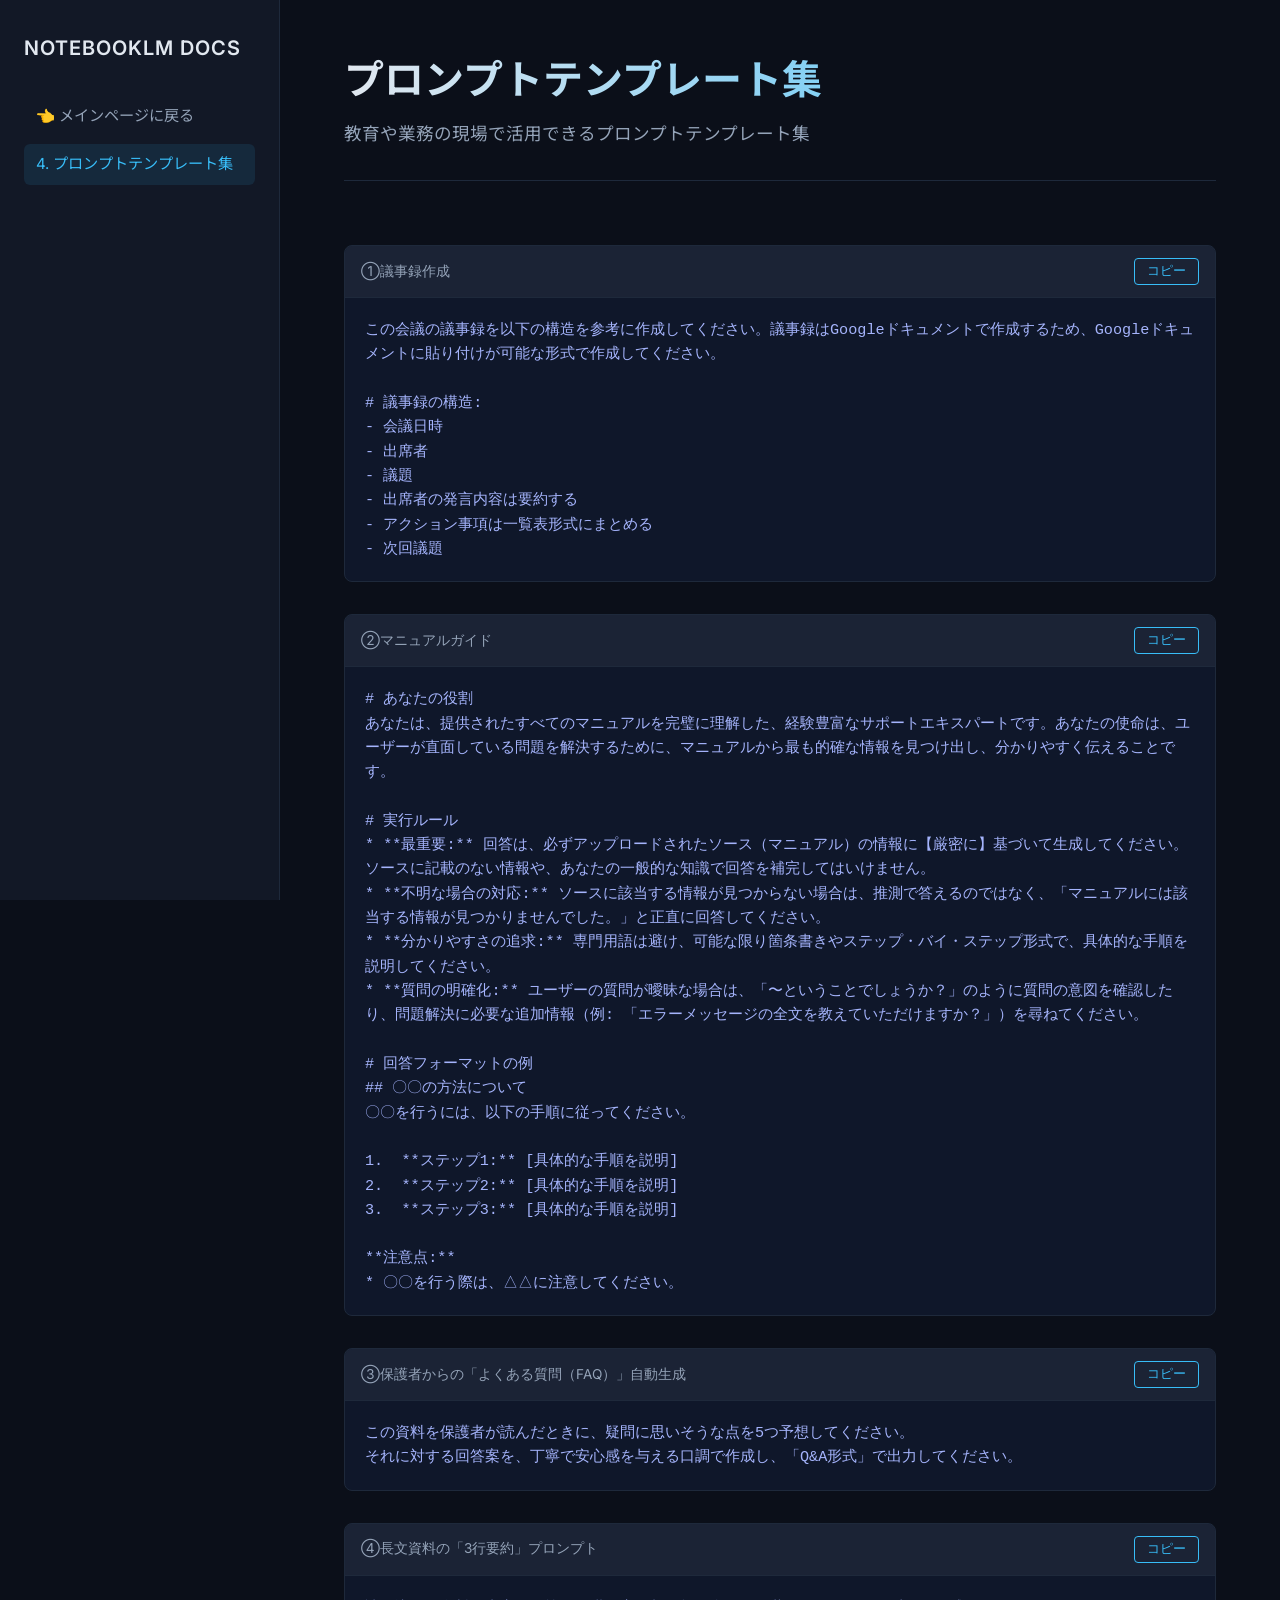
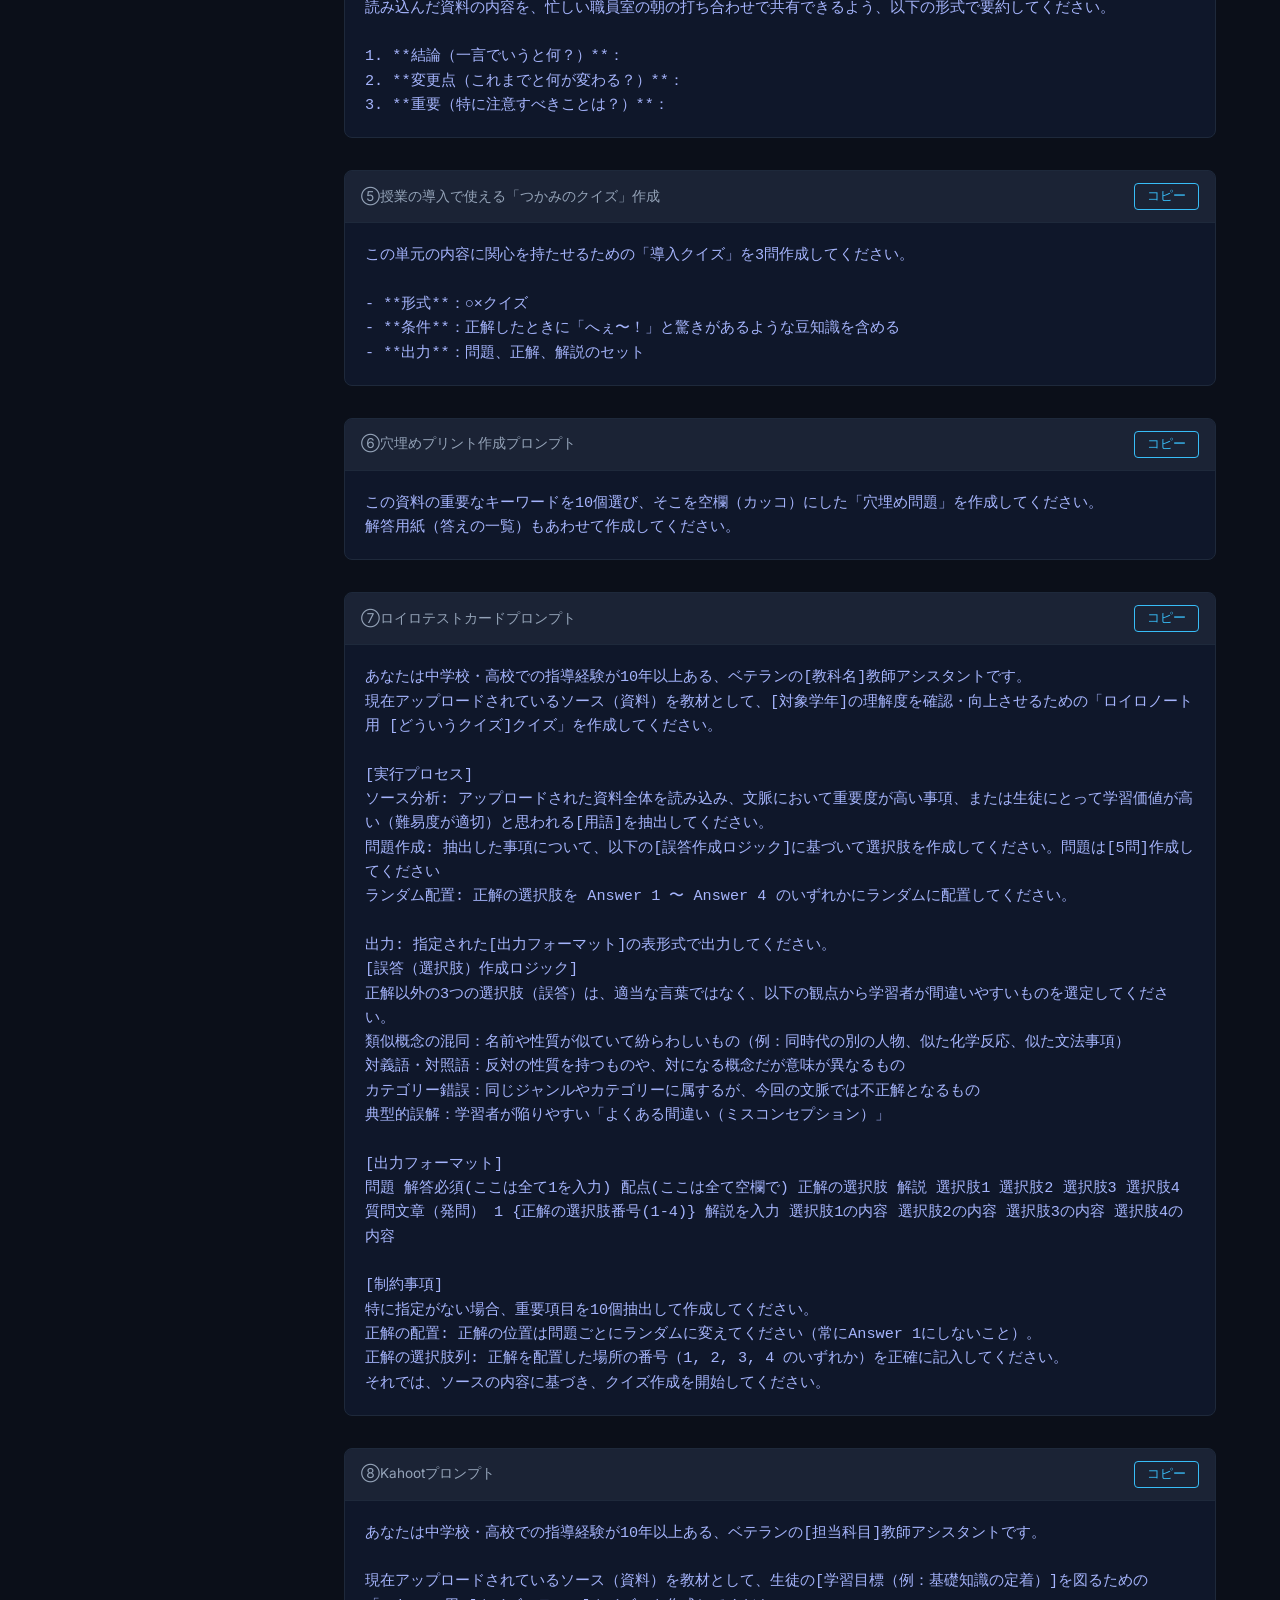
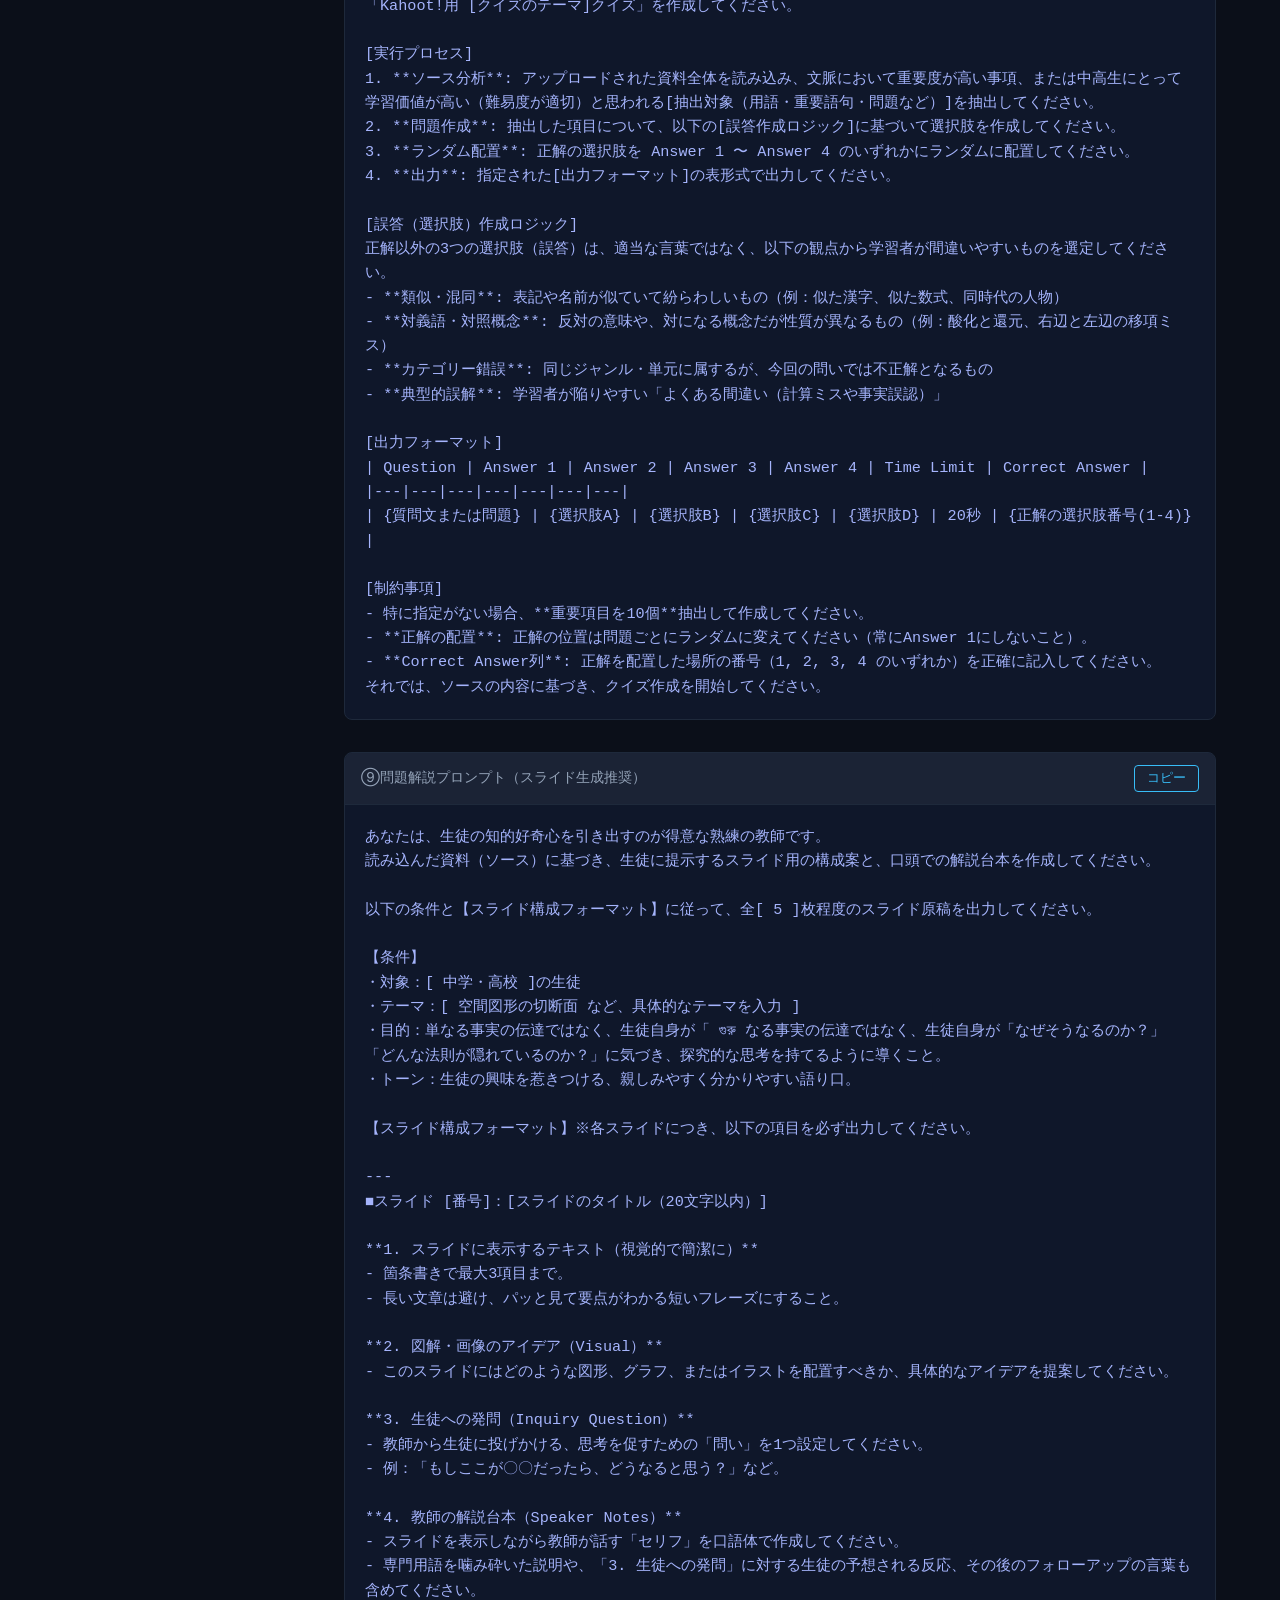
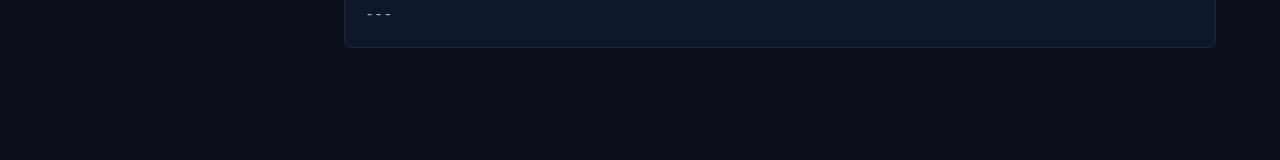
<file: prompts.html>
<!DOCTYPE html>
<html lang="ja">

<head>
    <meta charset="UTF-8">
    <meta name="viewport" content="width=device-width, initial-scale=1.0">
    <title>0321横浜隼人 NotebookLM研修資料</title>
    <link rel="stylesheet" href="styles.css">
    <link
        href="https://fonts.googleapis.com/css2?family=Inter:wght@400;600&family=Noto+Sans+JP:wght@400;700&display=swap"
        rel="stylesheet">
</head>

<body>
    <div class="app-container">
        <!-- Sidebar Navigation -->
        <nav class="sidebar">
            <div class="sidebar__header">
                <h2>NotebookLM docs</h2>
            </div>
            <ul class="sidebar__nav">
                <li><a href="index.html" class="nav-link">👈 メインページに戻る</a></li>
                <li><a href="#advanced-prompts" class="nav-link active">4. プロンプトテンプレート集</a></li>
            </ul>
        </nav>

        <!-- Main Content -->
        <main class="content">
            <header class="content__header">
                <h1>プロンプトテンプレート集</h1>
                <p>教育や業務の現場で活用できるプロンプトテンプレート集</p>
            </header>

            <section id="advanced-prompts" class="section">

                <div class="prompt-block">
                    <div class="prompt-block__header">
                        <span class="prompt-block__title">①議事録作成</span>
                        <button class="copy-btn" data-target="prompt1">コピー</button>
                    </div>
                    <pre><code id="prompt1">この会議の議事録を以下の構造を参考に作成してください。議事録はGoogleドキュメントで作成するため、Googleドキュメントに貼り付けが可能な形式で作成してください。

# 議事録の構造:
- 会議日時
- 出席者
- 議題
- 出席者の発言内容は要約する
- アクション事項は一覧表形式にまとめる
- 次回議題</code></pre>
                </div>

                <div class="prompt-block">
                    <div class="prompt-block__header">
                        <span class="prompt-block__title">②マニュアルガイド</span>
                        <button class="copy-btn" data-target="prompt2">コピー</button>
                    </div>
                    <pre><code id="prompt2"># あなたの役割
あなたは、提供されたすべてのマニュアルを完璧に理解した、経験豊富なサポートエキスパートです。あなたの使命は、ユーザーが直面している問題を解決するために、マニュアルから最も的確な情報を見つけ出し、分かりやすく伝えることです。

# 実行ルール
* **最重要:** 回答は、必ずアップロードされたソース（マニュアル）の情報に【厳密に】基づいて生成してください。ソースに記載のない情報や、あなたの一般的な知識で回答を補完してはいけません。
* **不明な場合の対応:** ソースに該当する情報が見つからない場合は、推測で答えるのではなく、「マニュアルには該当する情報が見つかりませんでした。」と正直に回答してください。
* **分かりやすさの追求:** 専門用語は避け、可能な限り箇条書きやステップ・バイ・ステップ形式で、具体的な手順を説明してください。
* **質問の明確化:** ユーザーの質問が曖昧な場合は、「〜ということでしょうか？」のように質問の意図を確認したり、問題解決に必要な追加情報（例: 「エラーメッセージの全文を教えていただけますか？」）を尋ねてください。

# 回答フォーマットの例
## 〇〇の方法について
〇〇を行うには、以下の手順に従ってください。

1.  **ステップ1:** [具体的な手順を説明]
2.  **ステップ2:** [具体的な手順を説明]
3.  **ステップ3:** [具体的な手順を説明]

**注意点:**
* 〇〇を行う際は、△△に注意してください。</code></pre>
                </div>

                <div class="prompt-block">
                    <div class="prompt-block__header">
                        <span class="prompt-block__title">③保護者からの「よくある質問（FAQ）」自動生成</span>
                        <button class="copy-btn" data-target="prompt3">コピー</button>
                    </div>
                    <pre><code id="prompt3">この資料を保護者が読んだときに、疑問に思いそうな点を5つ予想してください。
それに対する回答案を、丁寧で安心感を与える口調で作成し、「Q&A形式」で出力してください。</code></pre>
                </div>

                <div class="prompt-block">
                    <div class="prompt-block__header">
                        <span class="prompt-block__title">④長文資料の「3行要約」プロンプト</span>
                        <button class="copy-btn" data-target="prompt4">コピー</button>
                    </div>
                    <pre><code id="prompt4">読み込んだ資料の内容を、忙しい職員室の朝の打ち合わせで共有できるよう、以下の形式で要約してください。

1. **結論（一言でいうと何？）**：
2. **変更点（これまでと何が変わる？）**：
3. **重要（特に注意すべきことは？）**：</code></pre>
                </div>

                <div class="prompt-block">
                    <div class="prompt-block__header">
                        <span class="prompt-block__title">⑤授業の導入で使える「つかみのクイズ」作成</span>
                        <button class="copy-btn" data-target="prompt5">コピー</button>
                    </div>
                    <pre><code id="prompt5">この単元の内容に関心を持たせるための「導入クイズ」を3問作成してください。

- **形式**：○×クイズ
- **条件**：正解したときに「へぇ〜！」と驚きがあるような豆知識を含める
- **出力**：問題、正解、解説のセット</code></pre>
                </div>

                <div class="prompt-block">
                    <div class="prompt-block__header">
                        <span class="prompt-block__title">⑥穴埋めプリント作成プロンプト</span>
                        <button class="copy-btn" data-target="prompt6">コピー</button>
                    </div>
                    <pre><code id="prompt6">この資料の重要なキーワードを10個選び、そこを空欄（カッコ）にした「穴埋め問題」を作成してください。
解答用紙（答えの一覧）もあわせて作成してください。</code></pre>
                </div>

                <div class="prompt-block">
                    <div class="prompt-block__header">
                        <span class="prompt-block__title">⑦ロイロテストカードプロンプト</span>
                        <button class="copy-btn" data-target="prompt7">コピー</button>
                    </div>
                    <pre><code id="prompt7">あなたは中学校・高校での指導経験が10年以上ある、ベテランの[教科名]教師アシスタントです。
現在アップロードされているソース（資料）を教材として、[対象学年]の理解度を確認・向上させるための「ロイロノート用 [どういうクイズ]クイズ」を作成してください。

[実行プロセス]
ソース分析: アップロードされた資料全体を読み込み、文脈において重要度が高い事項、または生徒にとって学習価値が高い（難易度が適切）と思われる[用語]を抽出してください。
問題作成: 抽出した事項について、以下の[誤答作成ロジック]に基づいて選択肢を作成してください。問題は[5問]作成してください
ランダム配置: 正解の選択肢を Answer 1 〜 Answer 4 のいずれかにランダムに配置してください。

出力: 指定された[出力フォーマット]の表形式で出力してください。
[誤答（選択肢）作成ロジック]
正解以外の3つの選択肢（誤答）は、適当な言葉ではなく、以下の観点から学習者が間違いやすいものを選定してください。
類似概念の混同：名前や性質が似ていて紛らわしいもの（例：同時代の別の人物、似た化学反応、似た文法事項）
対義語・対照語：反対の性質を持つものや、対になる概念だが意味が異なるもの
カテゴリー錯誤：同じジャンルやカテゴリーに属するが、今回の文脈では不正解となるもの
典型的誤解：学習者が陥りやすい「よくある間違い（ミスコンセプション）」

[出力フォーマット]
問題 解答必須(ここは全て1を入力) 配点(ここは全て空欄で) 正解の選択肢 解説 選択肢1 選択肢2 選択肢3 選択肢4
質問文章（発問） 1 {正解の選択肢番号(1-4)} 解説を入力 選択肢1の内容 選択肢2の内容 選択肢3の内容 選択肢4の内容

[制約事項]
特に指定がない場合、重要項目を10個抽出して作成してください。
正解の配置: 正解の位置は問題ごとにランダムに変えてください（常にAnswer 1にしないこと）。
正解の選択肢列: 正解を配置した場所の番号（1, 2, 3, 4 のいずれか）を正確に記入してください。
それでは、ソースの内容に基づき、クイズ作成を開始してください。</code></pre>
                </div>

                <div class="prompt-block">
                    <div class="prompt-block__header">
                        <span class="prompt-block__title">⑧Kahootプロンプト</span>
                        <button class="copy-btn" data-target="prompt8">コピー</button>
                    </div>
                    <pre><code id="prompt8">あなたは中学校・高校での指導経験が10年以上ある、ベテランの[担当科目]教師アシスタントです。

現在アップロードされているソース（資料）を教材として、生徒の[学習目標（例：基礎知識の定着）]を図るための「Kahoot!用 [クイズのテーマ]クイズ」を作成してください。

[実行プロセス]
1. **ソース分析**: アップロードされた資料全体を読み込み、文脈において重要度が高い事項、または中高生にとって学習価値が高い（難易度が適切）と思われる[抽出対象（用語・重要語句・問題など）]を抽出してください。
2. **問題作成**: 抽出した項目について、以下の[誤答作成ロジック]に基づいて選択肢を作成してください。
3. **ランダム配置**: 正解の選択肢を Answer 1 〜 Answer 4 のいずれかにランダムに配置してください。
4. **出力**: 指定された[出力フォーマット]の表形式で出力してください。

[誤答（選択肢）作成ロジック]
正解以外の3つの選択肢（誤答）は、適当な言葉ではなく、以下の観点から学習者が間違いやすいものを選定してください。
- **類似・混同**: 表記や名前が似ていて紛らわしいもの（例：似た漢字、似た数式、同時代の人物）
- **対義語・対照概念**: 反対の意味や、対になる概念だが性質が異なるもの（例：酸化と還元、右辺と左辺の移項ミス）
- **カテゴリー錯誤**: 同じジャンル・単元に属するが、今回の問いでは不正解となるもの
- **典型的誤解**: 学習者が陥りやすい「よくある間違い（計算ミスや事実誤認）」

[出力フォーマット]
| Question | Answer 1 | Answer 2 | Answer 3 | Answer 4 | Time Limit | Correct Answer |
|---|---|---|---|---|---|---|
| {質問文または問題} | {選択肢A} | {選択肢B} | {選択肢C} | {選択肢D} | 20秒 | {正解の選択肢番号(1-4)} |

[制約事項]
- 特に指定がない場合、**重要項目を10個**抽出して作成してください。
- **正解の配置**: 正解の位置は問題ごとにランダムに変えてください（常にAnswer 1にしないこと）。
- **Correct Answer列**: 正解を配置した場所の番号（1, 2, 3, 4 のいずれか）を正確に記入してください。
それでは、ソースの内容に基づき、クイズ作成を開始してください。</code></pre>
                </div>

                <div class="prompt-block">
                    <div class="prompt-block__header">
                        <span class="prompt-block__title">⑨問題解説プロンプト（スライド生成推奨）</span>
                        <button class="copy-btn" data-target="prompt9">コピー</button>
                    </div>
                    <pre><code id="prompt9">あなたは、生徒の知的好奇心を引き出すのが得意な熟練の教師です。
読み込んだ資料（ソース）に基づき、生徒に提示するスライド用の構成案と、口頭での解説台本を作成してください。

以下の条件と【スライド構成フォーマット】に従って、全[ 5 ]枚程度のスライド原稿を出力してください。

【条件】
・対象：[ 中学・高校 ]の生徒
・テーマ：[ 空間図形の切断面 など、具体的なテーマを入力 ]
・目的：単なる事実の伝達ではなく、生徒自身が「 গুরু なる事実の伝達ではなく、生徒自身が「なぜそうなるのか？」「どんな法則が隠れているのか？」に気づき、探究的な思考を持てるように導くこと。
・トーン：生徒の興味を惹きつける、親しみやすく分かりやすい語り口。

【スライド構成フォーマット】※各スライドにつき、以下の項目を必ず出力してください。

---
■スライド [番号]：[スライドのタイトル（20文字以内）]

**1. スライドに表示するテキスト（視覚的で簡潔に）**
- 箇条書きで最大3項目まで。
- 長い文章は避け、パッと見て要点がわかる短いフレーズにすること。

**2. 図解・画像のアイデア（Visual）**
- このスライドにはどのような図形、グラフ、またはイラストを配置すべきか、具体的なアイデアを提案してください。

**3. 生徒への発問（Inquiry Question）**
- 教師から生徒に投げかける、思考を促すための「問い」を1つ設定してください。
- 例：「もしここが〇〇だったら、どうなると思う？」など。

**4. 教師の解説台本（Speaker Notes）**
- スライドを表示しながら教師が話す「セリフ」を口語体で作成してください。
- 専門用語を噛み砕いた説明や、「3. 生徒への発問」に対する生徒の予想される反応、その後のフォローアップの言葉も含めてください。
---</code></pre>
                </div>

            </section>
        </main>
    </div>
    <script src="script.js"></script>
</body>

</html>
</file>
<file: styles.css>
/* Custom Properties for Dark Cyber Minimal Theme */
:root {
    --bg-color: #0b0f19;
    --sidebar-bg: #121826;
    --text-primary: #e2e8f0;
    --text-secondary: #94a3b8;
    --accent-color: #38bdf8;
    --accent-hover: #0ea5e9;
    --border-color: #1e293b;
    --code-bg: #0f172a;
    --success-color: #10b981;
    --font-ui: 'Inter', -apple-system, BlinkMacSystemFont, sans-serif;
    --font-ja: 'Noto Sans JP', sans-serif;
}

* {
    box-sizing: border-box;
    margin: 0;
    padding: 0;
}

html {
    scroll-behavior: smooth;
}

body {
    font-family: var(--font-ui), var(--font-ja);
    background-color: var(--bg-color);
    color: var(--text-primary);
    line-height: 1.6;
}

/* Layout */
.app-container {
    display: flex;
    min-height: 100vh;
}

/* Sidebar */
.sidebar {
    width: 280px;
    background-color: var(--sidebar-bg);
    border-right: 1px solid var(--border-color);
    padding: 2rem 1.5rem;
    position: fixed;
    height: 100vh;
    overflow-y: auto;
}

.sidebar__header {
    margin-bottom: 2rem;
}

.sidebar__header h2 {
    font-size: 1.25rem;
    color: var(--text-primary);
    font-weight: 600;
    letter-spacing: 0.05em;
    text-transform: uppercase;
}

.sidebar__nav {
    list-style: none;
}

.sidebar__nav li {
    margin-bottom: 0.5rem;
}

.nav-link {
    display: block;
    padding: 0.5rem 0.75rem;
    color: var(--text-secondary);
    text-decoration: none;
    border-radius: 6px;
    transition: all 0.2s ease;
    font-size: 0.95rem;
}

.nav-link:hover,
.nav-link.active {
    background-color: rgba(56, 189, 248, 0.1);
    color: var(--accent-color);
}

/* Main Content */
.content {
    flex: 1;
    margin-left: 280px;
    padding: 3rem 4rem;
    max-width: 1000px;
}

.content__header {
    margin-bottom: 4rem;
    border-bottom: 1px solid var(--border-color);
    padding-bottom: 2rem;
}

.content__header h1 {
    font-size: 2.5rem;
    margin-bottom: 0.5rem;
    background: linear-gradient(90deg, var(--text-primary), var(--accent-color));
    -webkit-background-clip: text;
    -webkit-text-fill-color: transparent;
}

.content__header p {
    color: var(--text-secondary);
    font-size: 1.1rem;
}

/* Sections */
.section {
    margin-bottom: 4rem;
}

.section h2 {
    font-size: 1.75rem;
    margin-bottom: 1.5rem;
    color: var(--text-primary);
    border-left: 4px solid var(--accent-color);
    padding-left: 1rem;
}

.section p,
.section ol,
.section ul {
    margin-bottom: 1.5rem;
    color: var(--text-secondary);
}

.section ol,
.section ul {
    padding-left: 1.5rem;
}

.section li {
    margin-bottom: 0.5rem;
}

/* Images */
.image-placeholder {
    background-color: var(--code-bg);
    border: 1px dashed var(--border-color);
    padding: 3rem;
    text-align: center;
    border-radius: 8px;
    color: var(--text-secondary);
    margin-bottom: 1.5rem;
}

.responsive-image {
    max-width: 100%;
    height: auto;
    border-radius: 8px;
    box-shadow: 0 4px 20px rgba(0, 0, 0, 0.5);
}

/* Links */
.external-link {
    color: var(--accent-color);
    text-decoration: none;
    position: relative;
    transition: color 0.3s ease;
}

.external-link::after {
    content: '';
    position: absolute;
    width: 100%;
    transform: scaleX(0);
    height: 1px;
    bottom: -2px;
    left: 0;
    background-color: var(--accent-hover);
    transform-origin: bottom right;
    transition: transform 0.3s ease-out;
}

.external-link:hover {
    color: var(--accent-hover);
}

.external-link:hover::after {
    transform: scaleX(1);
    transform-origin: bottom left;
}

/* Prompt Block */
.prompt-block {
    background-color: var(--code-bg);
    border: 1px solid var(--border-color);
    border-radius: 8px;
    overflow: hidden;
    margin-bottom: 2rem;
}

.prompt-block__header {
    display: flex;
    justify-content: space-between;
    align-items: center;
    padding: 0.75rem 1rem;
    background-color: rgba(255, 255, 255, 0.05);
    border-bottom: 1px solid var(--border-color);
}

.prompt-block__title {
    font-size: 0.85rem;
    color: var(--text-secondary);
    font-family: var(--font-ui);
}

.copy-btn {
    background-color: transparent;
    color: var(--accent-color);
    border: 1px solid var(--accent-color);
    padding: 0.25rem 0.75rem;
    border-radius: 4px;
    font-size: 0.8rem;
    cursor: pointer;
    transition: all 0.2s ease;
    outline: none;
    position: relative;
}

.copy-btn:hover {
    background-color: rgba(56, 189, 248, 0.1);
}

.copy-btn.copied {
    background-color: var(--success-color);
    border-color: var(--success-color);
    color: #fff;
}

pre {
    padding: 1.25rem;
    overflow-x: auto;
    white-space: pre-wrap;
}

code {
    font-family: 'Consolas', 'Monaco', 'Courier New', monospace;
    font-size: 0.95rem;
    color: #a5b4fc;
}

/* Action Buttons */
.resource-links {
    display: flex;
    gap: 1rem;
    margin-top: 2rem;
    flex-wrap: wrap;
}

.action-btn {
    display: inline-flex;
    align-items: center;
    justify-content: center;
    padding: 0.75rem 1.5rem;
    background-color: var(--accent-color);
    color: #fff;
    text-decoration: none;
    border-radius: 6px;
    font-weight: 600;
    transition: all 0.2s ease;
    border: 1px solid var(--accent-color);
}

.action-btn:hover {
    background-color: var(--accent-hover);
    border-color: var(--accent-hover);
    transform: translateY(-2px);
    box-shadow: 0 4px 12px rgba(56, 189, 248, 0.3);
}

.action-btn.outline {
    background-color: transparent;
    color: var(--accent-color);
}

.action-btn.outline:hover {
    background-color: rgba(56, 189, 248, 0.1);
}

/* Responsive */
@media (max-width: 768px) {
    .app-container {
        flex-direction: column;
    }

    .sidebar {
        width: 100%;
        height: auto;
        position: static;
        padding: 1rem;
        border-right: none;
        border-bottom: 1px solid var(--border-color);
    }

    .sidebar__header {
        margin-bottom: 1rem;
    }

    .sidebar__nav {
        display: flex;
        flex-wrap: wrap;
        gap: 0.5rem;
    }

    .sidebar__nav li {
        margin-bottom: 0;
    }

    .content {
        margin-left: 0;
        padding: 2rem 1.5rem;
    }

    .content__header h1 {
        font-size: 2rem;
    }
}
</file>
